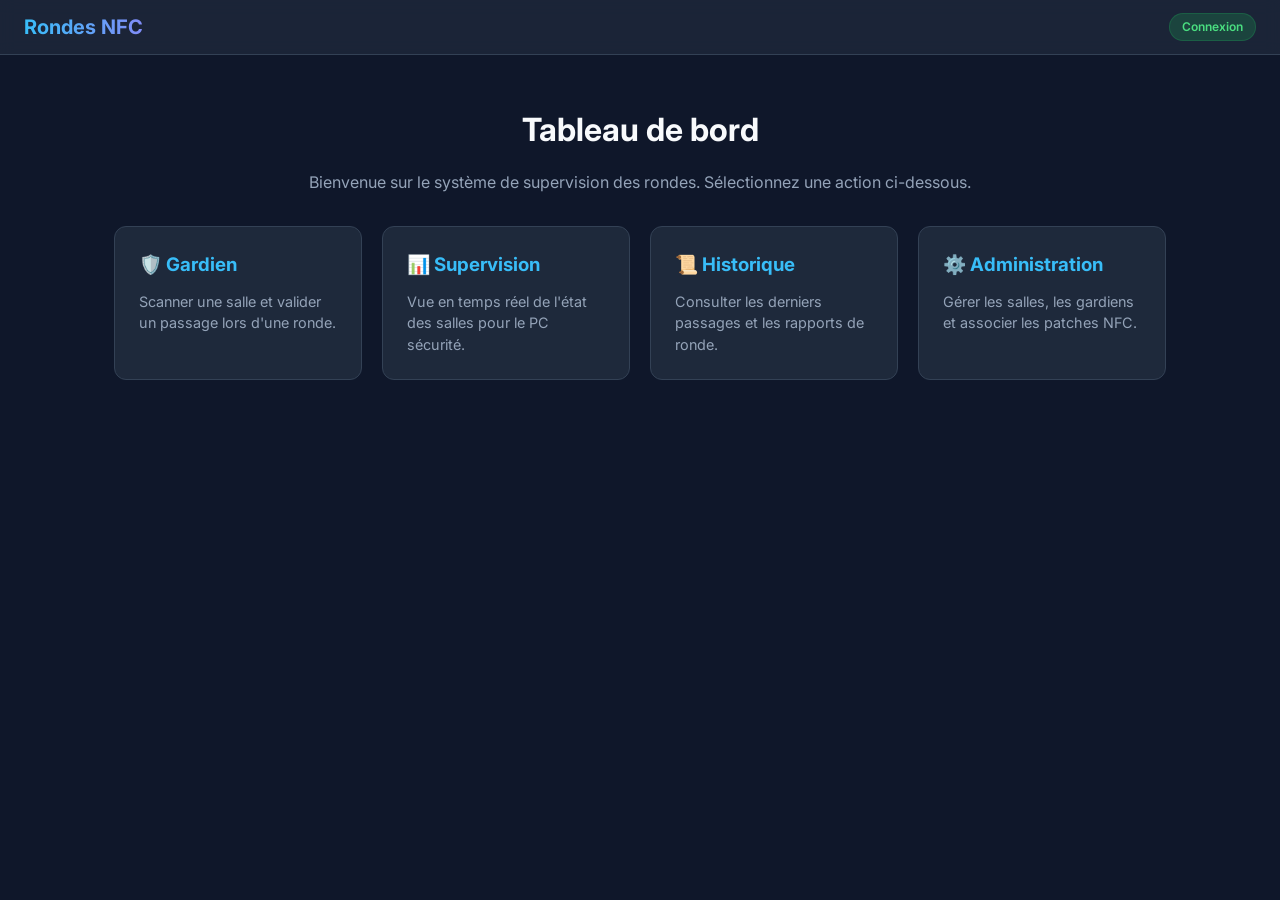
<file: src/main/resources/static/index.html>
<!DOCTYPE html>
<html lang="fr">
<head>
    <meta charset="UTF-8">
    <meta name="viewport" content="width=device-width, initial-scale=1">
    <title>Supervision des rondes NFC</title>
    <link rel="stylesheet" href="style.css">
    <link href="https://fonts.googleapis.com/css2?family=Inter:wght@400;600;700&display=swap" rel="stylesheet">
</head>
<body>
<header id="header"></header>
<main>
    <div style="margin-bottom: 32px; text-align: center;">
        <h2 style="font-size: 2rem; margin-bottom: 8px;">Tableau de bord</h2>
        <p class="pill" style="font-size: 1rem;">Bienvenue sur le système de supervision des rondes. Sélectionnez une action ci-dessous.</p>
    </div>

    <div class="grid-actions">
        <a href="scan.html" class="action-card">
            <h3>🛡️ Gardien</h3>
            <p>Scanner une salle et valider un passage lors d'une ronde.</p>
        </a>
        <a href="dashboard.html" class="action-card">
            <h3>📊 Supervision</h3>
            <p>Vue en temps réel de l'état des salles pour le PC sécurité.</p>
        </a>
        <a href="history.html" class="action-card">
            <h3>📜 Historique</h3>
            <p>Consulter les derniers passages et les rapports de ronde.</p>
        </a>
        <a href="rooms.html" class="action-card">
            <h3>⚙️ Administration</h3>
            <p>Gérer les salles, les gardiens et associer les patches NFC.</p>
        </a>
    </div>
</main>
<script src="app-common.js"></script>
<script>
    const session = getSession();
    if (session.token) {
        renderHeader("header", "Rondes NFC");
    } else {
        document.getElementById("header").innerHTML = "<h1>Rondes NFC</h1><div class='header-actions'><a href='login.html' class='badge VERT' style='text-decoration:none'>Connexion</a></div>";
    }
</script>
</body>
</html>
</file>
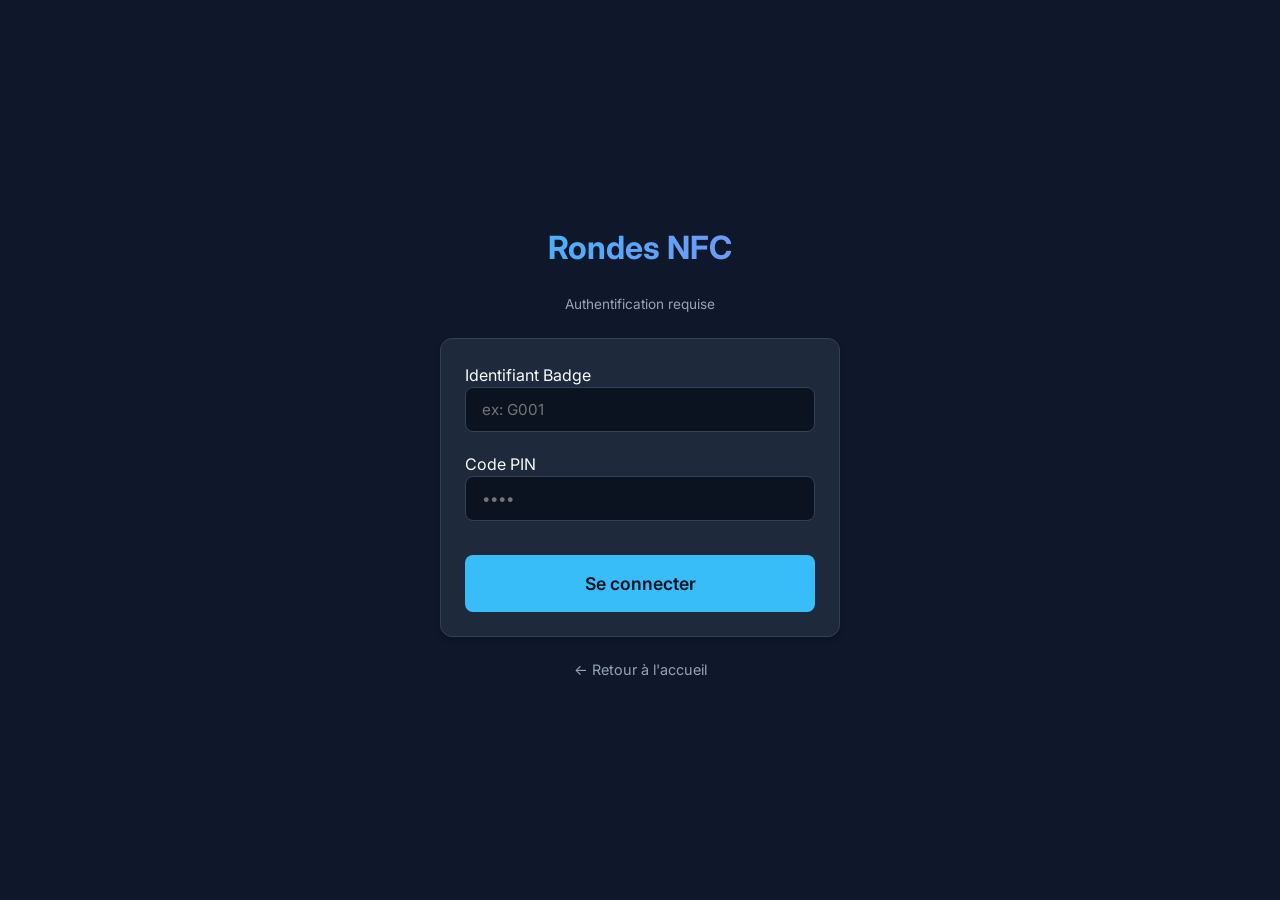
<file: src/main/resources/static/dashboard.html>
<!DOCTYPE html>
<html lang="fr">
<head>
    <meta charset="UTF-8">
    <meta name="viewport" content="width=device-width, initial-scale=1">
    <title>Supervision - PC Sécurité</title>
    <link rel="stylesheet" href="style.css">
    <link href="https://fonts.googleapis.com/css2?family=Inter:wght@400;600;700&display=swap" rel="stylesheet">
</head>
<body>
<header id="header"></header>
<main>
    <div class="card">
        <div style="display:flex; justify-content: space-between; align-items:center; margin-bottom: 20px;">
            <h2 style="margin: 0;">État des salles en temps réel</h2>
            <div id="wsStatus" class="badge" style="background: rgba(56, 189, 248, 0.1); color: var(--accent);">Connexion...</div>
        </div>

        <div class="table-container">
            <table>
                <thead>
                <tr>
                    <th>Salle</th>
                    <th>Bâtiment / Étage</th>
                    <th>Dernier contrôle</th>
                    <th>Par</th>
                    <th>Depuis</th>
                    <th>État</th>
                </tr>
                </thead>
                <tbody id="roomsBody">
                    <tr><td colspan="6" style="text-align:center; padding: 40px; color: var(--muted);">Chargement des données...</td></tr>
                </tbody>
            </table>
        </div>
    </div>
</main>
<script src="app-common.js"></script>
<script>
    const session = requireAuth(["CHEF_DE_POSTE", "DIRECTION"]);
    renderHeader("header", "Supervision");

    let rooms = [];

    function formatElapsed(minutes) {
        if (minutes === null || minutes === undefined) return "Aucun";
        if (minutes < 1) return "À l'instant";
        if (minutes < 60) return minutes + " min";
        const h = Math.floor(minutes / 60);
        const m = minutes % 60;
        return h + "h " + String(m).padStart(2, "0") + "m";
    }

    function levelFor(room) {
        if (room.patchDamaged) return "ROUGE";
        if (room.lastScanAt === null || room.lastScanAt === undefined) return "ROUGE";
        const elapsedMin = Math.floor((Date.now() - new Date(room.lastScanAt).getTime()) / 60000);
        if (elapsedMin < room.orangeThresholdMinutes) return "VERT";
        if (elapsedMin < room.redThresholdMinutes) return "ORANGE";
        return "ROUGE";
    }

    function currentElapsed(room) {
        if (!room.lastScanAt) return null;
        return Math.floor((Date.now() - new Date(room.lastScanAt).getTime()) / 60000);
    }

    function render() {
        const body = document.getElementById("roomsBody");
        if (rooms.length === 0) return;

        const sorted = [...rooms].sort((a, b) => {
            const levelMap = { "ROUGE": 0, "ORANGE": 1, "VERT": 2 };
            const levelA = levelMap[levelFor(a)];
            const levelB = levelMap[levelFor(b)];
            if (levelA !== levelB) return levelA - levelB;
            return (currentElapsed(b) ?? Infinity) - (currentElapsed(a) ?? Infinity);
        });

        body.innerHTML = sorted.map(r => {
            const level = levelFor(r);
            const label = r.patchDamaged ? "⚠️ Patch endommagé" : (r.lastGuardName || "-");
            const elapsed = currentElapsed(r);

            return `
                <tr class="row-${level}">
                    <td style="font-weight: 600;">${r.name}</td>
                    <td>${[r.building, r.floor].filter(Boolean).join(" / ")}</td>
                    <td style="font-size: 0.85rem; color: var(--muted);">${r.lastScanAt ? new Date(r.lastScanAt).toLocaleString("fr-FR", {hour:'2-digit', minute:'2-digit', day:'2-digit', month:'2-digit'}) : "-"}</td>
                    <td>${label}</td>
                    <td style="font-weight: 500;">${formatElapsed(elapsed)}</td>
                    <td><span class="badge ${level}">${level}</span></td>
                </tr>
            `;
        }).join("");
    }

    async function loadInitial() {
        try {
            rooms = await apiFetch("/api/rooms");
            render();
        } catch (e) {
            console.error(e);
        }
    }

    function connectWs() {
        const proto = window.location.protocol === "https:" ? "wss:" : "ws:";
        const url = proto + "//" + window.location.host + "/ws/supervision?token=" + encodeURIComponent(session.token);
        const ws = new WebSocket(url);
        const wsStatusEl = document.getElementById("wsStatus");

        ws.onopen = () => {
            wsStatusEl.textContent = "● Temps réel actif";
            wsStatusEl.style.color = "#4ade80";
        };
        ws.onmessage = (evt) => {
            rooms = JSON.parse(evt.data);
            render();
        };
        ws.onclose = () => {
            wsStatusEl.textContent = "○ Déconnecté";
            wsStatusEl.style.color = "var(--rouge)";
            setTimeout(connectWs, 3000);
        };
        ws.onerror = () => ws.close();
    }

    loadInitial();
    connectWs();
    setInterval(render, 10000); // Rafraîchissement du temps toutes les 10s
</script>
</body>
</html>
</file>
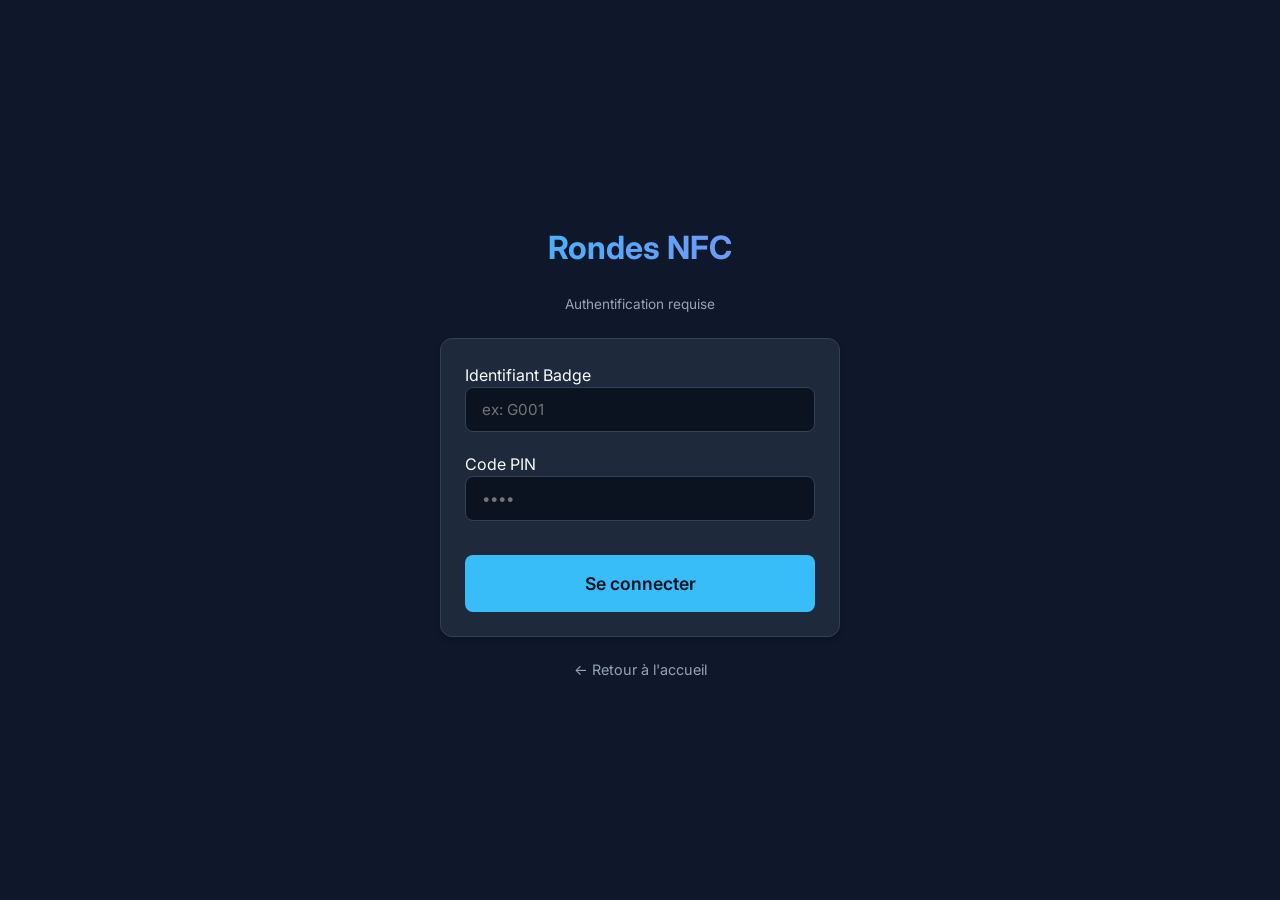
<file: src/main/resources/static/history.html>
<!DOCTYPE html>
<html lang="fr">
<head>
    <meta charset="UTF-8">
    <meta name="viewport" content="width=device-width, initial-scale=1">
    <title>Historique des passages - Rondes NFC</title>
    <link rel="stylesheet" href="style.css">
    <link href="https://fonts.googleapis.com/css2?family=Inter:wght@400;600;700&display=swap" rel="stylesheet">
</head>
<body>
<header id="header"></header>
<main>
    <div class="card">
        <div style="display: flex; justify-content: space-between; align-items: center; margin-bottom: 20px; flex-wrap: wrap; gap: 10px;">
            <h2 style="margin: 0;">Historique des passages</h2>
            <span class="pill" id="scopeInfo"></span>
        </div>

        <div id="filterSection" style="display: flex; gap: 12px; margin-bottom: 24px; align-items: flex-end; flex-wrap: wrap;">
            <div style="flex: 1; min-width: 200px;">
                <label for="roomFilter" style="margin-top: 0;">Filtrer par salle</label>
                <select id="roomFilter">
                    <option value="">Toutes les salles</option>
                </select>
            </div>
            <button onclick="load()" style="height: 46px;">Actualiser</button>
        </div>

        <div class="table-container">
            <table>
                <thead>
                    <tr>
                        <th>Date et Heure</th>
                        <th>Salle</th>
                        <th>Gardien</th>
                        <th>Origine</th>
                    </tr>
                </thead>
                <tbody id="body">
                    <tr><td colspan="4" style="text-align:center; padding: 40px; color: var(--muted);">Chargement de l'historique...</td></tr>
                </tbody>
            </table>
        </div>
    </div>
</main>
<script src="app-common.js"></script>
<script>
    const session = requireAuth(["GARDIEN", "CHEF_DE_POSTE", "DIRECTION"]);
    renderHeader("header", "Historique");

    document.getElementById("scopeInfo").textContent = session.role === "GARDIEN"
        ? "🔒 Vos passages uniquement"
        : "👁️ Vue globale active";

    async function loadRoomsFilter() {
        if (session.role === "GARDIEN") {
            document.getElementById("filterSection").style.display = "none";
            return;
        }
        try {
            const rooms = await apiFetch("/api/rooms");
            const select = document.getElementById("roomFilter");
            select.innerHTML += rooms.map(r => `<option value="${r.id}">${r.name}</option>`).join("");
        } catch (e) { console.error(e); }
    }

    async function load() {
        const roomId = document.getElementById("roomFilter").value;
        const query = roomId ? ("?roomId=" + roomId) : "";
        try {
            const entries = await apiFetch("/api/history" + query);
            const body = document.getElementById("body");

            if (entries.length === 0) {
                body.innerHTML = '<tr><td colspan="4" style="text-align:center; padding: 40px; color: var(--muted);">Aucun passage enregistré.</td></tr>';
                return;
            }

            body.innerHTML = entries.map(e => `
                <tr>
                    <td style="font-weight: 500;">${new Date(e.scannedAt).toLocaleString("fr-FR")}</td>
                    <td><strong>${e.roomName}</strong></td>
                    <td>${e.guardName}</td>
                    <td>
                        <span class="badge" style="background: ${e.offlineSync ? 'rgba(245, 158, 11, 0.1)' : 'rgba(56, 189, 248, 0.1)'}; color: ${e.offlineSync ? 'var(--orange)' : 'var(--accent)'};">
                            ${e.offlineSync ? "Décalé (Hors-ligne)" : "Direct"}
                        </span>
                    </td>
                </tr>
            `).join("");
        } catch (e) {
            document.getElementById("body").innerHTML = `<tr><td colspan="4" style="text-align:center; color: var(--rouge); padding: 20px;">Erreur : ${e.message}</td></tr>`;
        }
    }

    loadRoomsFilter().then(load);
</script>
</body>
</html>
</file>
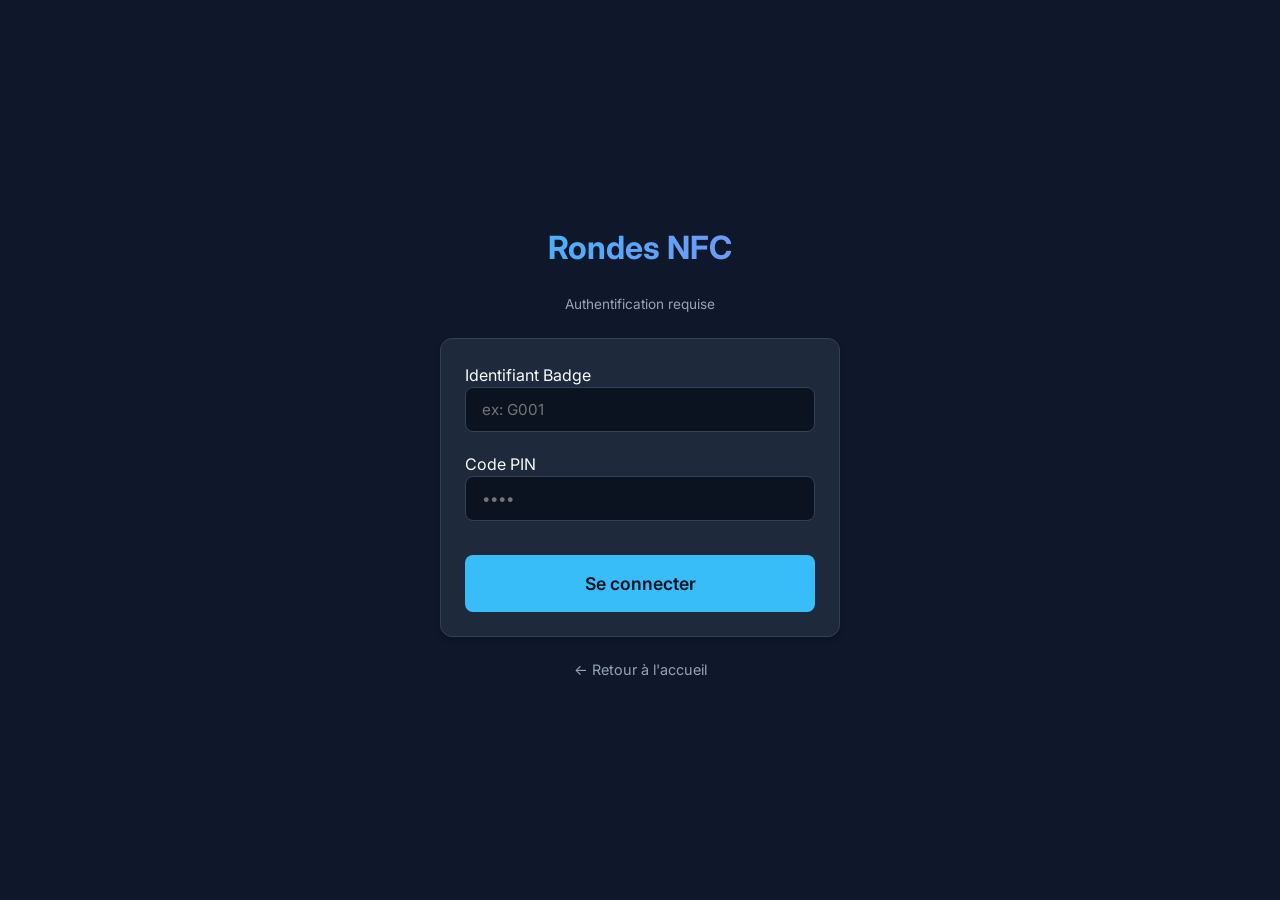
<file: src/main/resources/static/login.html>
<!DOCTYPE html>
<html lang="fr">
<head>
    <meta charset="UTF-8">
    <meta name="viewport" content="width=device-width, initial-scale=1">
    <title>Connexion - Rondes NFC</title>
    <link rel="stylesheet" href="style.css">
    <link href="https://fonts.googleapis.com/css2?family=Inter:wght@400;600;700&display=swap" rel="stylesheet">
</head>
<body style="display: flex; align-items: center; justify-content: center; min-height: 100vh; padding: 20px;">
<main style="width: 100%; max-width: 400px; padding: 0;">
    <div style="text-align: center; margin-bottom: 24px;">
        <h1 style="background: linear-gradient(to right, var(--accent), #818cf8); -webkit-background-clip: text; -webkit-text-fill-color: transparent; font-size: 2rem; font-weight: 700;">Rondes NFC</h1>
        <p class="pill">Authentification requise</p>
    </div>
    <div class="card">
        <div style="margin-bottom: 20px;">
            <label for="badge">Identifiant Badge</label>
            <input id="badge" placeholder="ex: G001" autocomplete="username">
        </div>
        <div style="margin-bottom: 24px;">
            <label for="pin">Code PIN</label>
            <input id="pin" type="password" placeholder="••••" autocomplete="current-password">
        </div>
        <button class="big-btn" onclick="login()">Se connecter</button>
        <div id="status" class="status-line"></div>
    </div>
    <p style="text-align: center; margin-top: 16px;">
        <a href="index.html" style="text-decoration: none; font-size: 0.9rem; color: var(--muted);">&larr; Retour à l'accueil</a>
    </p>
</main>

<script src="app-common.js"></script>
<script>
    async function login() {
        const badge = document.getElementById("badge").value.trim();
        const pin = document.getElementById("pin").value.trim();
        const status = document.getElementById("status");

        if (!badge || !pin) {
            status.textContent = "Veuillez remplir tous les champs.";
            status.className = "status-line err";
            return;
        }

        status.textContent = "Connexion en cours...";
        status.className = "status-line";

        try {
            const res = await fetch("/api/auth/login", {
                method: "POST",
                headers: { "Content-Type": "application/json" },
                body: JSON.stringify({ badge, pin }),
            });
            if (!res.ok) {
                const body = await res.json().catch(() => ({}));
                throw new Error(body.message || ("Erreur " + res.status));
            }
            const data = await res.json();
            setSession(data.token, data.role, data.guardName);

            status.textContent = "Bienvenue, " + data.guardName;
            status.className = "status-line ok";

            const params = new URLSearchParams(window.location.search);
            const next = params.get("next") || "index.html";

            setTimeout(() => {
                window.location.href = next;
            }, 500);
        } catch (e) {
            status.textContent = e.message;
            status.className = "status-line err";
        }
    }

    document.getElementById("pin").addEventListener("keydown", (e) => {
        if (e.key === "Enter") login();
    });
</script>
</body>
</html>
</file>
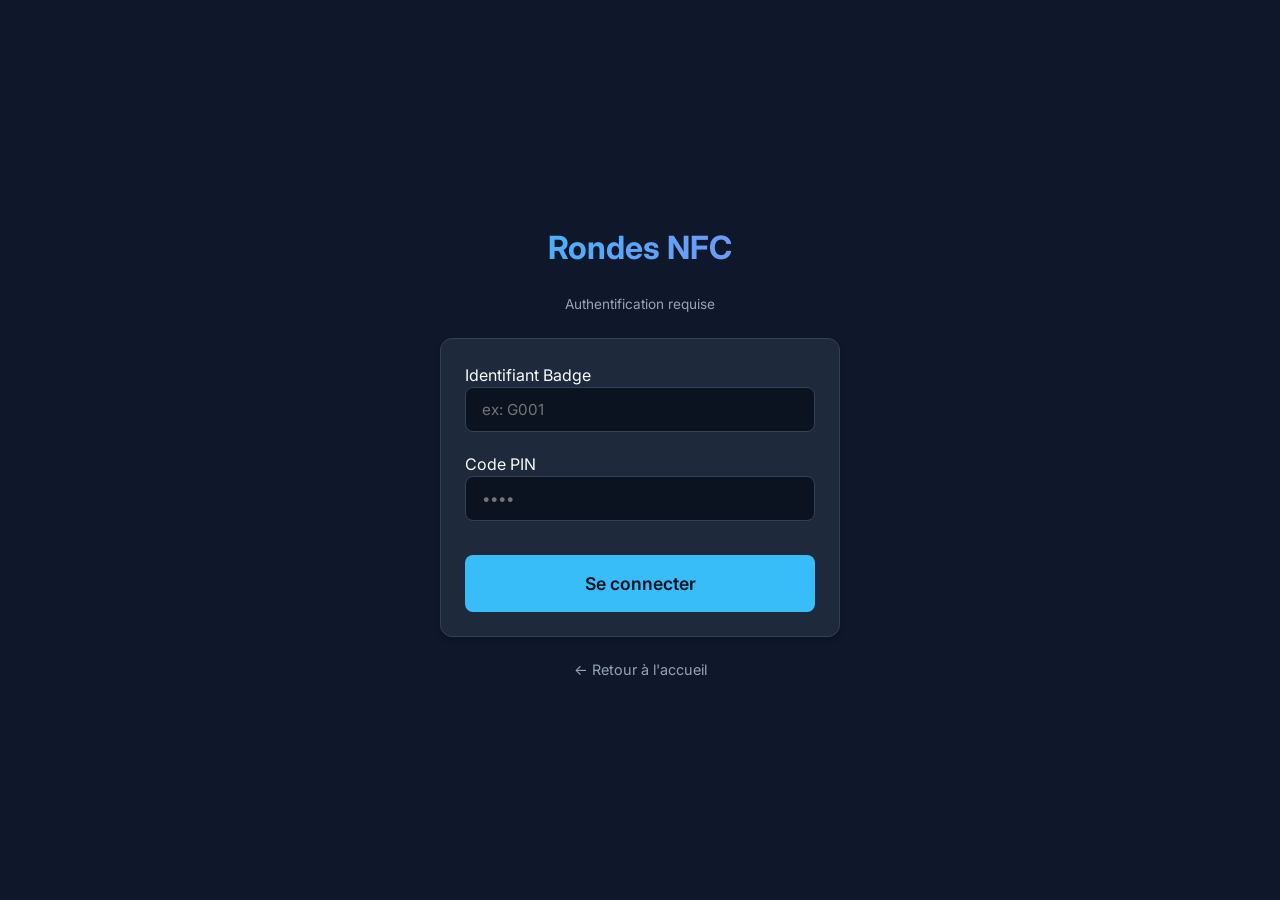
<file: src/main/resources/static/rooms.html>
<!DOCTYPE html>
<html lang="fr">
<head>
    <meta charset="UTF-8">
    <meta name="viewport" content="width=device-width, initial-scale=1">
    <title>Gestion des Salles - Administration</title>
    <link rel="stylesheet" href="style.css">
    <link href="https://fonts.googleapis.com/css2?family=Inter:wght@400;600;700&display=swap" rel="stylesheet">
</head>
<body>
<header id="header"></header>
<main>
    <div style="display: flex; justify-content: space-between; align-items: center; margin-bottom: 24px;">
        <h2 style="margin: 0;">Gestion des Salles</h2>
        <button onclick="openRoomModal()" class="big-btn" style="width: auto; margin: 0; padding: 10px 20px;">
            ➕ Ajouter une salle
        </button>
    </div>

    <div class="card">
        <div class="table-container">
            <table>
                <thead>
                <tr>
                    <th>Nom de la salle</th>
                    <th>Localisation</th>
                    <th>Seuils (Min)</th>
                    <th>Badge NFC</th>
                    <th>Actions</th>
                </tr>
                </thead>
                <tbody id="roomsTableBody">
                    <tr><td colspan="5" style="text-align:center; padding: 40px; color: var(--muted);">Chargement...</td></tr>
                </tbody>
            </table>
        </div>
    </div>
</main>

<!-- Modal Ajout/Modification -->
<div id="roomModal" class="modal-overlay">
    <div class="modal">
        <div class="modal-header">
            <h3 id="modalTitle">Nouvelle Salle</h3>
            <span class="modal-close" onclick="closeRoomModal()">&times;</span>
        </div>
        <form id="roomForm">
            <input type="hidden" id="roomId">
            <div class="form-group">
                <label for="name">Nom de la salle</label>
                <input type="text" id="name" required placeholder="ex: Salle Égypte antique">
            </div>
            <div style="display: grid; grid-template-columns: 1fr 1fr; gap: 16px;">
                <div class="form-group">
                    <label for="building">Bâtiment</label>
                    <input type="text" id="building" placeholder="ex: Aile Est">
                </div>
                <div class="form-group">
                    <label for="floor">Étage</label>
                    <input type="text" id="floor" placeholder="ex: 2ème étage">
                </div>
            </div>
            <div style="display: grid; grid-template-columns: 1fr 1fr; gap: 16px;">
                <div class="form-group">
                    <label for="orangeThreshold">Seuil Orange (min)</label>
                    <input type="number" id="orangeThreshold" value="120" required>
                </div>
                <div class="form-group">
                    <label for="redThreshold">Seuil Rouge (min)</label>
                    <input type="number" id="redThreshold" value="360" required>
                </div>
            </div>
            <div style="margin-top: 24px; display: flex; gap: 12px;">
                <button type="submit" style="flex: 1;">Enregistrer</button>
                <button type="button" class="secondary" onclick="closeRoomModal()" style="flex: 1;">Annuler</button>
            </div>
        </form>
    </div>
</div>

<script src="app-common.js"></script>
<script>
    requireAuth(["CHEF_DE_POSTE", "DIRECTION"]);
    renderHeader("header", "Administration");

    let rooms = [];

    async function loadRooms() {
        try {
            rooms = await apiFetch("/api/rooms");
            renderTable();
        } catch (e) {
            console.error(e);
        }
    }

    function renderTable() {
        const body = document.getElementById("roomsTableBody");
        if (rooms.length === 0) {
            body.innerHTML = '<tr><td colspan="5" style="text-align:center; padding: 40px; color: var(--muted);">Aucune salle configurée.</td></tr>';
            return;
        }

        body.innerHTML = rooms.map(r => `
            <tr>
                <td style="font-weight: 600;">${r.name}</td>
                <td style="font-size: 0.9rem; color: var(--muted);">${[r.building, r.floor].filter(Boolean).join(" / ") || "-"}</td>
                <td style="font-size: 0.85rem;">
                    <span style="color: var(--orange)">${r.orangeThresholdMinutes}m</span> /
                    <span style="color: var(--rouge)">${r.redThresholdMinutes}m</span>
                </td>
                <td>
                    ${r.patchUid ?
                        `<span class="badge VERT" title="${r.patchUid}">✅ Lié</span>` :
                        `<span class="badge ROUGE">❌ Non lié</span>`
                    }
                </td>
                <td>
                    <div style="display: flex; gap: 8px;">
                        <button class="secondary" style="padding: 6px 10px; font-size: 0.8rem;" onclick="openRoomModal(${r.id})">✏️ Éditer</button>
                        <button class="secondary" style="padding: 6px 10px; font-size: 0.8rem;" onclick="linkNfc(${r.id}, '${r.name}')">🔗 NFC</button>
                        <button class="danger" style="padding: 6px 10px; font-size: 0.8rem;" onclick="deleteRoom(${r.id}, '${r.name}')">🗑️</button>
                    </div>
                </td>
            </tr>
        `).join("");
    }

    function openRoomModal(id = null) {
        const modal = document.getElementById("roomModal");
        const form = document.getElementById("roomForm");
        const title = document.getElementById("modalTitle");

        form.reset();
        if (id) {
            const room = rooms.find(r => r.id === id);
            title.textContent = "Modifier la salle";
            document.getElementById("roomId").value = room.id;
            document.getElementById("name").value = room.name;
            document.getElementById("building").value = room.building || "";
            document.getElementById("floor").value = room.floor || "";
            document.getElementById("orangeThreshold").value = room.orangeThresholdMinutes;
            document.getElementById("redThreshold").value = room.redThresholdMinutes;
        } else {
            title.textContent = "Nouvelle Salle";
            document.getElementById("roomId").value = "";
        }

        modal.style.display = "flex";
    }

    function closeRoomModal() {
        document.getElementById("roomModal").style.display = "none";
    }

    document.getElementById("roomForm").onsubmit = async (e) => {
        e.preventDefault();
        const id = document.getElementById("roomId").value;
        const payload = {
            name: document.getElementById("name").value,
            building: document.getElementById("building").value,
            floor: document.getElementById("floor").value,
            orangeThresholdMinutes: parseInt(document.getElementById("orangeThreshold").value),
            redThresholdMinutes: parseInt(document.getElementById("redThreshold").value)
        };

        try {
            if (id) {
                await apiFetch(`/api/rooms/${id}`, { method: "PUT", body: JSON.stringify(payload) });
            } else {
                await apiFetch("/api/rooms", { method: "POST", body: JSON.stringify(payload) });
            }
            closeRoomModal();
            loadRooms();
        } catch (err) {
            alert(err.message);
        }
    };

    async function deleteRoom(id, name) {
        if (!confirm(`Voulez-vous vraiment supprimer la salle "${name}" ?\nLes patches associés seront détachés.`)) return;
        try {
            await apiFetch(`/api/rooms/${id}`, { method: "DELETE" });
            loadRooms();
        } catch (err) {
            alert(err.message);
        }
    }

    async function linkNfc(roomId, roomName) {
        let tagUid = "";
        if (!("NDEFReader" in window)) {
            tagUid = prompt(`Le Web NFC n'est pas supporté.\nSaisissez manuellement l'UID du patch pour "${roomName}" :`);
            if (!tagUid) return;
        } else {
            try {
                alert("Approchez le badge NFC pour l'associer à la salle : " + roomName);
                const ndef = new NDEFReader();
                await ndef.scan();
                const event = await new Promise((resolve, reject) => {
                    ndef.onreading = resolve;
                    ndef.onreadingerror = reject;
                    setTimeout(() => reject(new Error("Timeout : aucun badge détecté")), 10000);
                });
                tagUid = event.serialNumber;
            } catch (e) {
                alert("Erreur NFC : " + e.message);
                return;
            }
        }

        try {
            await apiFetch("/api/patches/enroll", {
                method: "POST",
                body: JSON.stringify({ tagUid, roomId })
            });
            alert("Badge associé avec succès !");
            loadRooms();
        } catch (e) {
            alert("Erreur lors de l'association : " + e.message);
        }
    }

    loadRooms();
</script>
</body>
</html>
</file>
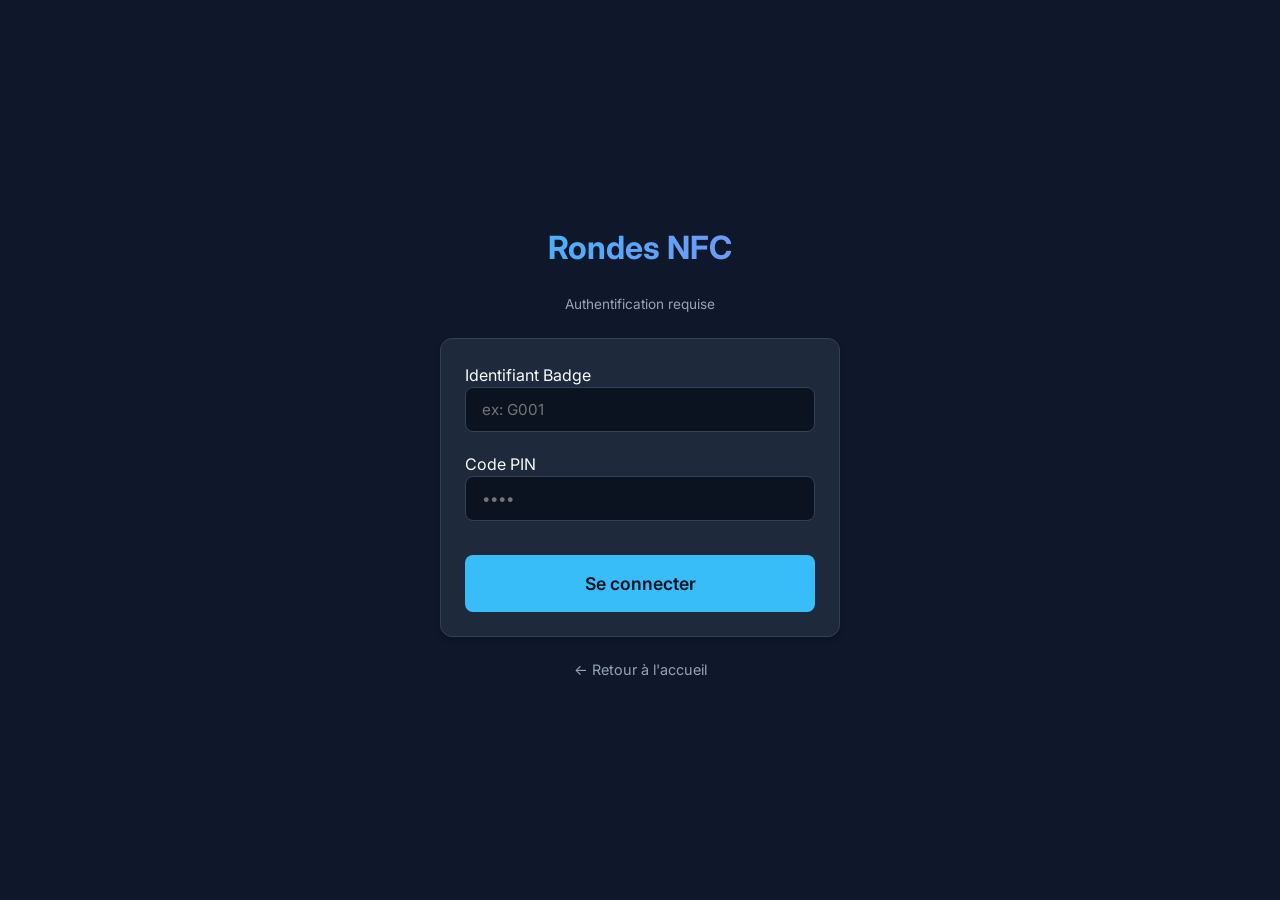
<file: src/main/resources/static/scan.html>
<!DOCTYPE html>
<html lang="fr">
<head>
    <meta charset="UTF-8">
    <meta name="viewport" content="width=device-width, initial-scale=1">
    <title>Scan de ronde - Rondes NFC</title>
    <link rel="stylesheet" href="style.css">
    <link href="https://fonts.googleapis.com/css2?family=Inter:wght@400;600;700&display=swap" rel="stylesheet">
</head>
<body>
<header id="header"></header>
<main>
    <div class="card" style="text-align: center; padding: 40px 24px;">
        <div style="font-size: 3rem; margin-bottom: 20px;">🛡️</div>
        <h2 style="margin-top: 0;">Contrôle de passage</h2>
        <p class="pill" style="margin-bottom: 32px;">Approchez votre téléphone du patch NFC de la salle pour valider votre passage.</p>

        <button id="activateBtn" class="big-btn" style="max-width: 300px; margin: 0 auto;">
            Activer le lecteur NFC
        </button>

        <div id="status" class="status-line" style="max-width: 400px; margin: 20px auto 0;"></div>
        <div id="queueInfo" class="badge" style="margin-top: 20px; background: rgba(245, 158, 11, 0.1); color: var(--orange); border: 1px solid rgba(245, 158, 11, 0.2); display: none;"></div>
    </div>

    <div class="card" id="fallbackCard" style="display:none; border-style: dashed; background: rgba(30, 41, 59, 0.5);">
        <h3 style="color: var(--muted); font-size: 1rem;">Mode de secours</h3>
        <p class="pill" style="margin-bottom: 16px;">Web NFC indisponible ou désactivé. Saisie manuelle pour démonstration.</p>
        <div style="display: flex; gap: 10px;">
            <input id="manualUid" placeholder="ID du patch (ex: 04:A2:B3...)" style="flex: 1;">
            <button onclick="handleTagRead(document.getElementById('manualUid').value.trim())" style="white-space: nowrap;">Valider</button>
        </div>
    </div>

    <div class="card">
        <h3 style="margin-top: 0; font-size: 1rem;">Derniers badges</h3>
        <div id="historyList"></div>
    </div>
</main>
<script src="app-common.js"></script>
<script>
    requireAuth(["GARDIEN", "CHEF_DE_POSTE", "DIRECTION"]);
    renderHeader("header", "Scan de ronde");

    const statusEl = document.getElementById("status");
    const queueInfoEl = document.getElementById("queueInfo");
    const historyListEl = document.getElementById("historyList");
    const QUEUE_KEY = "rondes_offline_queue";
    const HISTORY_KEY = "rondes_scan_history";
    const HISTORY_MAX = 20;

    function readQueue() {
        try { return JSON.parse(localStorage.getItem(QUEUE_KEY) || "[]"); } catch (e) { return []; }
    }
    function writeQueue(q) { localStorage.setItem(QUEUE_KEY, JSON.stringify(q)); }
    function refreshQueueInfo() {
        const q = readQueue();
        if (q.length > 0) {
            queueInfoEl.textContent = "⏳ " + q.length + " scan(s) en attente de synchronisation";
            queueInfoEl.style.display = "inline-flex";
        } else {
            queueInfoEl.style.display = "none";
        }
    }
    refreshQueueInfo();

    // Historique local des derniers badges (tous statuts), distinct de la file d'attente
    // qui ne garde que ce qui reste a renvoyer. Permet au gardien de voir son activite
    // recente meme sans reseau.
    function readHistory() {
        try { return JSON.parse(localStorage.getItem(HISTORY_KEY) || "[]"); } catch (e) { return []; }
    }
    function writeHistory(items) { localStorage.setItem(HISTORY_KEY, JSON.stringify(items)); }

    function addHistoryEntry(entry) {
        const items = readHistory();
        items.unshift(entry);
        writeHistory(items.slice(0, HISTORY_MAX));
        renderHistory();
    }

    function updateHistoryEntry(id, patch) {
        const items = readHistory();
        const idx = items.findIndex((item) => item.id === id);
        if (idx === -1) return;
        items[idx] = Object.assign(items[idx], patch);
        writeHistory(items);
        renderHistory();
    }

    function renderHistory() {
        const items = readHistory();
        if (items.length === 0) {
            historyListEl.innerHTML = '<p class="pill">Aucun badge pour le moment.</p>';
            return;
        }
        historyListEl.innerHTML = items.map((item) => {
            const time = new Date(item.scannedAt).toLocaleString("fr-FR");
            const cls = item.status === "synced" ? "VERT" : item.status === "error" ? "ROUGE" : "ORANGE";
            const label = item.status === "synced" ? (item.roomName || "Synchronisé")
                : item.status === "error" ? (item.detail || "Refusé")
                : "En attente de synchronisation";
            return `<div class="row-${cls}" style="padding: 10px 14px; margin-bottom: 8px; border-radius: 8px; background: rgba(255,255,255,0.03);">
                <div style="display:flex; justify-content: space-between; align-items: center; gap: 10px;">
                    <span style="font-family: monospace;">${item.tagUid}</span>
                    <span class="badge ${cls}">${label}</span>
                </div>
                <div class="pill" style="margin-top:4px;">${time}</div>
            </div>`;
        }).join("");
    }
    renderHistory();

    function newId() {
        return Date.now() + "-" + Math.random().toString(36).slice(2, 8);
    }

    async function sendScan(tagUid, scannedAt) {
        return apiFetch("/api/scan", {
            method: "POST",
            body: JSON.stringify({ tagUid, scannedAt }),
        });
    }

    async function handleTagRead(tagUid) {
        if (!tagUid) return;
        const scannedAt = new Date().toISOString();
        const id = newId();
        addHistoryEntry({ id, tagUid, scannedAt, status: "pending" });

        statusEl.className = "status-line";
        statusEl.textContent = "Envoi en cours...";
        try {
            const result = await sendScan(tagUid, scannedAt);
            statusEl.className = "status-line ok";
            statusEl.innerHTML = `<strong>Succès !</strong><br>${result.roomName} contrôlée par ${result.guardName}` +
                (result.offlineSync ? "<br><small>Synchronisé depuis le mode hors-ligne</small>" : "");
            updateHistoryEntry(id, { status: "synced", roomName: result.roomName });

            // Petit feedback visuel
            document.body.style.backgroundColor = "#064e3b";
            setTimeout(() => document.body.style.backgroundColor = "var(--bg)", 500);

        } catch (e) {
            if (e instanceof TypeError || e.message.includes("Failed to fetch")) {
                const q = readQueue();
                q.push({ id, tagUid, scannedAt });
                writeQueue(q);
                refreshQueueInfo();
                statusEl.className = "status-line err";
                statusEl.textContent = "Hors ligne : Scan enregistré localement. Il sera envoyé dès le retour du réseau.";
                updateHistoryEntry(id, { status: "pending", detail: "Hors ligne, en attente de synchronisation" });
            } else {
                statusEl.className = "status-line err";
                statusEl.textContent = "Erreur : " + e.message;
                updateHistoryEntry(id, { status: "error", detail: e.message });
            }
        }
    }

    async function flushQueue() {
        const q = readQueue();
        if (q.length === 0) return;
        const remaining = [];
        for (const item of q) {
            try {
                const result = await sendScan(item.tagUid, item.scannedAt);
                if (item.id) updateHistoryEntry(item.id, { status: "synced", roomName: result.roomName });
            } catch (e) {
                remaining.push(item);
            }
        }
        writeQueue(remaining);
        refreshQueueInfo();
    }
    window.addEventListener("online", flushQueue);
    setInterval(flushQueue, 30000);
    flushQueue();

    document.getElementById("activateBtn").addEventListener("click", async () => {
        if (!("NDEFReader" in window)) {
            statusEl.className = "status-line err";
            statusEl.textContent = "Web NFC non supporté sur ce navigateur.";
            document.getElementById("fallbackCard").style.display = "block";
            return;
        }
        try {
            const ndef = new NDEFReader();
            await ndef.scan();
            statusEl.className = "status-line ok";
            statusEl.textContent = "Lecteur actif. Approchez un patch NFC...";

            document.getElementById("activateBtn").textContent = "Lecteur en écoute...";
            document.getElementById("activateBtn").disabled = true;
            document.getElementById("activateBtn").style.opacity = "0.7";

            ndef.onreading = (event) => {
                handleTagRead(event.serialNumber);
            };
            ndef.onreadingerror = () => {
                statusEl.className = "status-line err";
                statusEl.textContent = "Lecture échouée. Veuillez réessayer.";
            };
        } catch (e) {
            statusEl.className = "status-line err";
            statusEl.textContent = "Erreur d'activation : " + e.message;
            document.getElementById("fallbackCard").style.display = "block";
        }
    });
</script>
</body>
</html>
</file>
<file: src/main/resources/static/style.css>
:root {
    --bg: #0f172a;
    --panel: #1e293b;
    --panel-hover: #263449;
    --text: #f8fafc;
    --muted: #94a3b8;
    --accent: #38bdf8;
    --accent-glow: rgba(56, 189, 248, 0.2);
    --vert: #22c55e;
    --orange: #f59e0b;
    --rouge: #ef4444;
    --border: #334155;
    --radius: 12px;
    --shadow: 0 4px 6px -1px rgba(0, 0, 0, 0.1), 0 2px 4px -1px rgba(0, 0, 0, 0.06);
}

* { box-sizing: border-box; transition: all 0.2s ease-in-out; }

body {
    margin: 0;
    font-family: 'Inter', -apple-system, BlinkMacSystemFont, "Segoe UI", Roboto, sans-serif;
    background: var(--bg);
    color: var(--text);
    min-height: 100vh;
    line-height: 1.5;
}

header {
    background: rgba(30, 41, 59, 0.8);
    backdrop-filter: blur(8px);
    padding: 12px 24px;
    border-bottom: 1px solid var(--border);
    display: flex;
    justify-content: space-between;
    align-items: center;
    position: sticky;
    top: 0;
    z-index: 100;
}

header h1 {
    font-size: 1.25rem;
    margin: 0;
    font-weight: 700;
    background: linear-gradient(to right, var(--accent), #818cf8);
    -webkit-background-clip: text;
    -webkit-text-fill-color: transparent;
}

main {
    padding: 24px;
    max-width: 1100px;
    margin: 0 auto;
}

.card {
    background: var(--panel);
    border: 1px solid var(--border);
    border-radius: var(--radius);
    padding: 24px;
    margin-bottom: 20px;
    box-shadow: var(--shadow);
}

/* Grille pour l'accueil */
.grid-actions {
    display: grid;
    grid-template-columns: repeat(auto-fit, minmax(240px, 1fr));
    gap: 20px;
    margin-top: 24px;
}

.action-card {
    background: var(--panel);
    border: 1px solid var(--border);
    border-radius: var(--radius);
    padding: 24px;
    text-decoration: none;
    color: var(--text);
    display: flex;
    flex-direction: column;
    gap: 12px;
    height: 100%;
}

.action-card:hover {
    background: var(--panel-hover);
    border-color: var(--accent);
    transform: translateY(-4px);
    box-shadow: 0 10px 15px -3px rgba(0, 0, 0, 0.2);
}

.action-card h3 { margin: 0; color: var(--accent); }
.action-card p { margin: 0; font-size: 0.9rem; color: var(--muted); }

/* Formulaires */
button, input, select {
    font-family: inherit;
    font-size: 0.95rem;
    padding: 12px 16px;
    border-radius: 8px;
    border: 1px solid var(--border);
    background: #0b1220;
    color: var(--text);
    width: 100%;
}

input:focus, select:focus {
    outline: none;
    border-color: var(--accent);
    box-shadow: 0 0 0 2px var(--accent-glow);
}

button {
    background: var(--accent);
    color: #0b1220;
    font-weight: 600;
    cursor: pointer;
    border: none;
    width: auto;
    display: inline-flex;
    align-items: center;
    justify-content: center;
    gap: 8px;
}

button:hover { opacity: 0.9; transform: scale(1.02); }
button.secondary { background: transparent; color: var(--text); border: 1px solid var(--border); }
button.secondary:hover { background: var(--border); }
button.danger { background: rgba(239, 68, 68, 0.2); color: #f87171; border: 1px solid rgba(239, 68, 68, 0.2); }
button.danger:hover { background: var(--rouge); color: white; }

button.big-btn {
    width: 100%;
    padding: 18px;
    font-size: 1.1rem;
    margin-top: 10px;
}

/* Tableaux Responsives */
.table-container {
    overflow-x: auto;
    border-radius: var(--radius);
    border: 1px solid var(--border);
}

table { width: 100%; border-collapse: collapse; background: var(--panel); }
th, td { text-align: left; padding: 14px 16px; border-bottom: 1px solid var(--border); }
th {
    background: #161e2e;
    color: var(--muted);
    font-weight: 600;
    font-size: 0.75rem;
    text-transform: uppercase;
    letter-spacing: 0.05em;
}

/* Badges */
.badge {
    display: inline-flex;
    align-items: center;
    padding: 4px 12px;
    border-radius: 999px;
    font-weight: 600;
    font-size: 0.75rem;
}
.badge.VERT { background: rgba(34, 197, 94, 0.2); color: #4ade80; border: 1px solid rgba(34, 197, 94, 0.2); }
.badge.ORANGE { background: rgba(245, 158, 11, 0.2); color: #fbbf24; border: 1px solid rgba(245, 158, 11, 0.2); }
.badge.ROUGE { background: rgba(239, 68, 68, 0.2); color: #f87171; border: 1px solid rgba(239, 68, 68, 0.2); }

.pill { font-size: 0.85rem; color: var(--muted); }

.status-line {
    margin-top: 15px;
    padding: 12px;
    border-radius: 8px;
    font-size: 0.9rem;
    display: none;
}
.status-line:not(:empty) { display: block; }
.status-line.ok { background: rgba(34, 197, 94, 0.1); color: #4ade80; border: 1px solid rgba(34, 197, 94, 0.2); }
.status-line.err { background: rgba(239, 68, 68, 0.1); color: #f87171; border: 1px solid rgba(239, 68, 68, 0.2); }

/* Row alerts */
.row-VERT { border-left: 4px solid var(--vert); }
.row-ORANGE { border-left: 4px solid var(--orange); }
.row-ROUGE { border-left: 4px solid var(--rouge); }

/* Modal */
.modal-overlay {
    position: fixed;
    top: 0; left: 0; right: 0; bottom: 0;
    background: rgba(0,0,0,0.7);
    backdrop-filter: blur(4px);
    display: none;
    align-items: center;
    justify-content: center;
    z-index: 1000;
}
.modal {
    background: var(--panel);
    border: 1px solid var(--border);
    border-radius: var(--radius);
    width: 90%;
    max-width: 500px;
    padding: 24px;
    position: relative;
    box-shadow: 0 20px 25px -5px rgba(0, 0, 0, 0.3);
}
.modal-header { display: flex; justify-content: space-between; align-items: center; margin-bottom: 20px; }
.modal-header h3 { margin: 0; }
.modal-close { cursor: pointer; color: var(--muted); font-size: 1.5rem; }
.modal-close:hover { color: var(--text); }

.form-group { margin-bottom: 16px; }
.form-group label { display: block; margin-bottom: 6px; font-size: 0.9rem; color: var(--muted); }

@media (max-width: 640px) {
    main { padding: 16px; }
    header { padding: 12px 16px; flex-direction: column; gap: 10px; text-align: center; }
    .header-actions { width: 100%; display: flex; justify-content: center; gap: 8px; }
    th:nth-child(2), td:nth-child(2) { display: none; }
}
</file>
